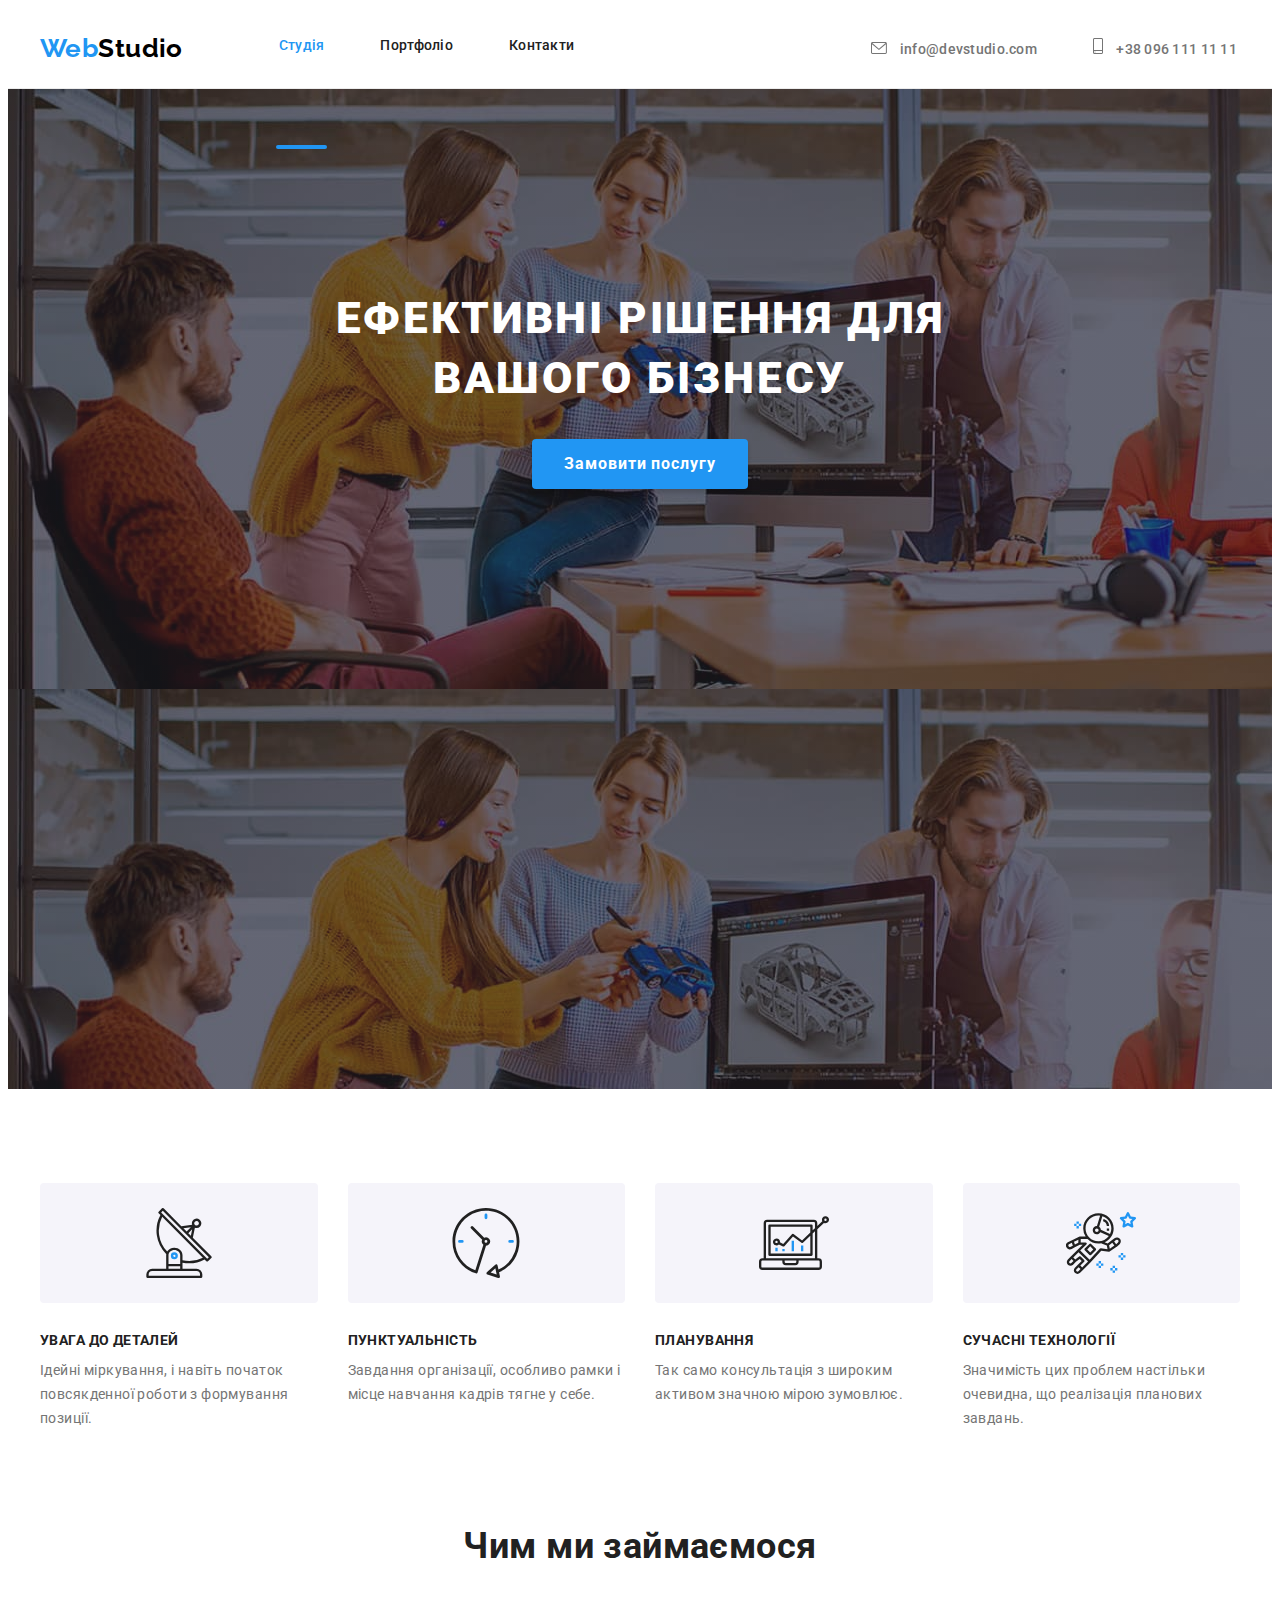
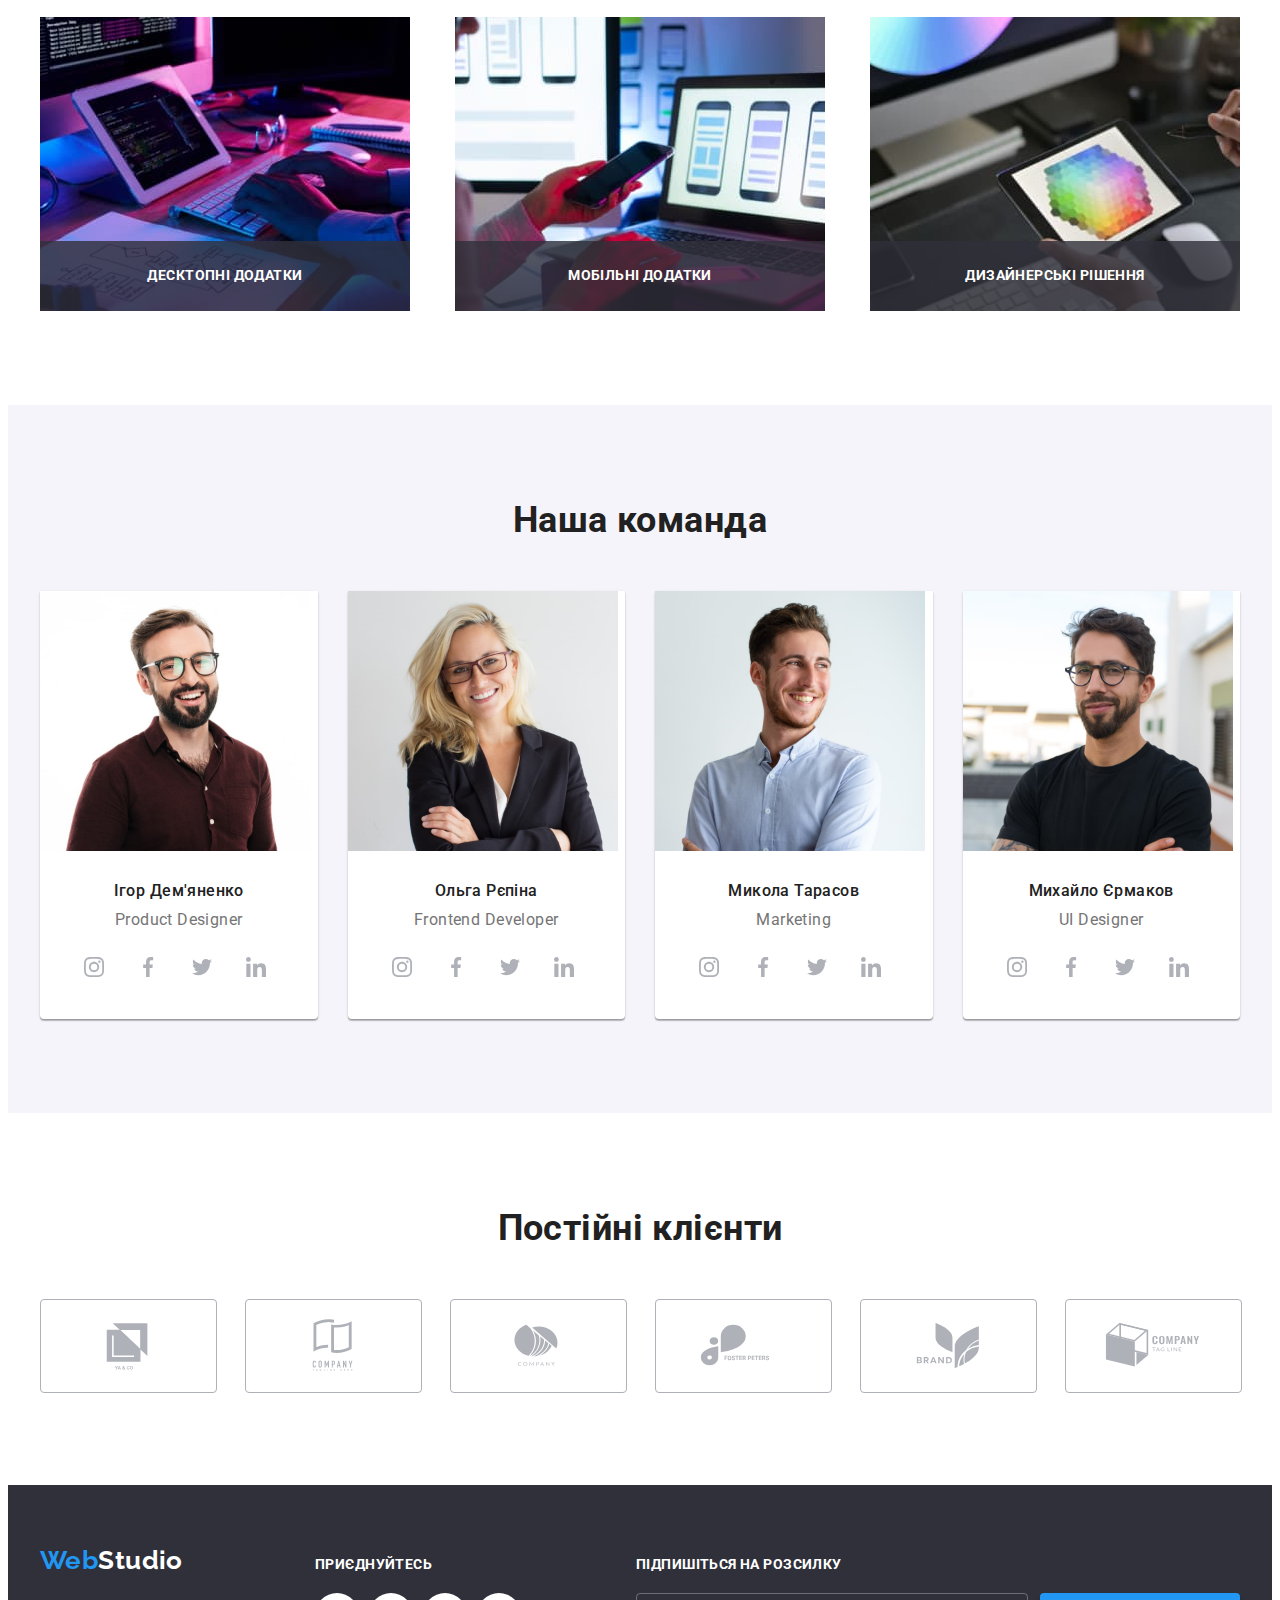
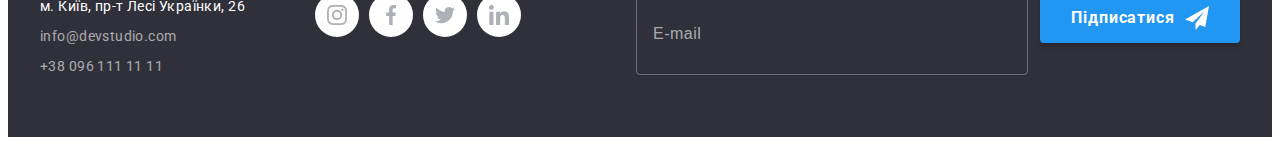
<file: index.html>
<!DOCTYPE html>
<html lang="uk">

<head>
  <meta charset="UTF-8" />
  <meta http-equiv="X-UA-Compatible" content="IE=edge" />
  <meta name="viewport" content="width=device-width, initial-scale=1.0" />
  <link rel="stylesheet" href="https://cdnjs.cloudflare.com/ajax/libs/modern-normalize/1.1.0/modern-normalize.min.css"
    integrity="sha512-wpPYUAdjBVSE4KJnH1VR1HeZfpl1ub8YT/NKx4PuQ5NmX2tKuGu6U/JRp5y+Y8XG2tV+wKQpNHVUX03MfMFn9Q=="
    crossorigin="anonymous" referrerpolicy="no-referrer" />
  <title>Студія</title>
  <link rel="preconnect" href="https://fonts.googleapis.com" />
  <link rel="preconnect" href="https://fonts.gstatic.com" crossorigin />
  <link href="https://fonts.googleapis.com/css2?family=Raleway:wght@700&family=Roboto:wght@400;500;700;900&display=swap"
    rel="stylesheet" />
  <link rel="stylesheet" href="./css/main.min.css">
</head>

<body>
  <!--header-->
  <header class="page-header">
    <div class="container page-header__wrapper">
      <nav class="page-header__nav">
        <a href="./index.html" class="page-header__logo logo">
          <span class="logo__accent">Web</span>Studio
        </a>
        <ul class="site-nav list">
          <li class="site-nav__item">
            <a href="./index.html" class="site-nav__link link current"> Студія </a>
          </li>
          <li class="site-nav__item">
            <a href="./portfolio.html" class="site-nav__link link"> Портфоліо </a>
          </li>
          <li class="site-nav__item">
            <a href="#" class="site-nav__link link"> Контакти </a>
          </li>
        </ul>
      </nav>
      <ul class="contacts-list list">
        <li class="contacts-list__item">
          <a href="mailto:info@devstudio.com" class="contacts-list__link link">
            <svg class="contacts-list__icon" width="16" height="12">
              <use href="./images/icons.svg#icon-envelope"></use>
            </svg>
            info@devstudio.com
          </a>
        </li>
        <li class="contacts-list__item">
          <a href="tel:+380961111111" class="contacts-list__link link">
            <svg class="contacts-list__icon" width="10" height="16">
              <use href="./images/icons.svg#icon-smartphone"></use>
            </svg>
            +38 096 111 11 11
          </a>
        </li>
      </ul>
    </div>
  </header>
  <!--main-->
  <main>
    <!--hero section-->
    <section class="hero">
      <h1 class="hero__title">Ефективні рішення для вашого бізнесу</h1>
      <button type="button" class="hero__btn button" data-modal-open>Замовити послугу</button>
    </section>
    <!--features section-->
    <section class="features section">
      <div class="container">
        <h2 class="section__title hidden">Особливості</h2>
        <ul class="features__list list">
          <li class="features__item">
            <div class="features__thumb">
              <svg class="features__icon" width="70" height="70">
                <use href="./images/icons.svg#icon-antenna"></use>
              </svg>
            </div>
            <h3 class="features__title">УВАГА ДО ДЕТАЛЕЙ</h3>
            <p class="features__subtitle">
              Ідейні міркування, і навіть початок повсякденної роботи з формування позиції.
            </p>
          </li>
          <li class="features__item">
            <div class="features__thumb">
              <svg class="features__icon" width="70" height="70">
                <use href="./images/icons.svg#icon-clock"></use>
              </svg>
            </div>
            <h3 class="features__title">ПУНКТУАЛЬНІСТЬ</h3>
            <p class="features__subtitle">
              Завдання організації, особливо рамки і місце навчання кадрів тягне у себе.
            </p>
          </li>
          <li class="features__item">
            <div class="features__thumb">
              <svg class="features__icon" width="70" height="70">
                <use href="./images/icons.svg#icon-diagram"></use>
              </svg>
            </div>
            <h3 class="features__title">ПЛАНУВАННЯ</h3>
            <p class="features__subtitle">
              Так само консультація з широким активом значною мірою зумовлює.
            </p>
          </li>
          <li class="features__item">
            <div class="features__thumb">
              <svg class="features__icon" width="70" height="70">
                <use href="./images/icons.svg#icon-astronaut"></use>
              </svg>
            </div>
            <h3 class="features__title">СУЧАСНІ ТЕХНОЛОГІЇ</h3>
            <p class="features__subtitle">
              Значимість цих проблем настільки очевидна, що реалізація планових завдань.
            </p>
          </li>
        </ul>
      </div>
    </section>
    <!--working section-->
    <section class="working section">
      <div class="container">
        <h2 class="section__title working__title">Чим ми займаємося</h2>
        <ul class="working__list list">
          <li class="working__item">
            <img class="working__img" src="./images/img-1.jpg" alt="робота за комп'ютером" width="370" height="294" />
            <h3 class="working__subtitle">Десктопні додатки</h3>
          </li>
          <li class="working__item">
            <img class="working__img" src="./images/img-2.jpg" alt="робота з телефоном та ноутбуком" width="370"
              height="294" />
            <h3 class="working__subtitle">Мобільні додатки</h3>
          </li>
          <li class="working__item">
            <img class="working__img" src="./images/img-3.jpg" alt="робота на планшеті" width="370" height="294" />
            <h3 class="working__subtitle">Дизайнерські рішення</h3>
          </li>
        </ul>
      </div>
    </section>
    <!--our team section-->
    <section class="our-team section">
      <div class="container">
        <h2 class="section__title our-team__title">Наша команда</h2>
        <ul class="our-team__list list">
          <li class="our-team__item">
            <img class="our-team__img" src="./images/teamcard-1.jpg" alt="Ігор Дем'яненко" width="270" height="260" />
            <div class="our-team__name">
              <h3 class="our-team__subtitle">Ігор Дем'яненко</h3>
              <p class="our-team__position">Product Designer</p>
              <ul class="social-network list">
                <li class="social-network__item">
                  <a class="social-network__link" href="#">
                    <svg class="social-network__icon" width="20" height="20">
                      <use href="./images/icons.svg#icon-instagram"></use>
                    </svg>
                  </a>
                </li>
                <li class="social-network__item">
                  <a class="social-network__link" href="#">
                    <svg class="social-network__icon" width="20" height="20">
                      <use href="./images/icons.svg#icon-facebook"></use>
                    </svg>
                  </a>
                </li>
                <li class="social-network__item">
                  <a class="social-network__link" href="#">
                    <svg class="social-network__icon" width="20" height="20">
                      <use href="./images/icons.svg#icon-twitter"></use>
                    </svg>
                  </a>
                </li>
                <li class="social-network__item">
                  <a class="social-network__link" href="#">
                    <svg class="social-network__icon" width="20" height="20">
                      <use href="./images/icons.svg#icon-linkedin"></use>
                    </svg>
                  </a>
                </li>
              </ul>
            </div>
          </li>
          <li class="our-team__item">
            <img class="our-team__img" src="./images/teamcard-2.jpg" alt="Ольга Рєпіна" width="270" height="260" />
            <div class="our-team__name">
              <h3 class="our-team__subtitle">Ольга Рєпіна</h3>
              <p class="our-team__position">Frontend Developer</p>
              <ul class="social-network list">
                <li class="social-network__item">
                  <a class="social-network__link" href="#">
                    <svg class="social-network__icon" width="20" height="20">
                      <use href="./images/icons.svg#icon-instagram"></use>
                    </svg>
                  </a>
                </li>
                <li class="social-network__item">
                  <a class="social-network__link" href="#">
                    <svg class="social-network__icon" width="20" height="20">
                      <use href="./images/icons.svg#icon-facebook"></use>
                    </svg>
                  </a>
                </li>
                <li class="social-network__item">
                  <a class="social-network__link" href="#">
                    <svg class="social-network__icon" width="20" height="20">
                      <use href="./images/icons.svg#icon-twitter"></use>
                    </svg>
                  </a>
                </li>
                <li class="social-network__item">
                  <a class="social-network__link" href="#">
                    <svg class="social-network__icon" width="20" height="20">
                      <use href="./images/icons.svg#icon-linkedin"></use>
                    </svg>
                  </a>
                </li>
              </ul>
            </div>
          </li>
          <li class="our-team__item">
            <img class="our-team__img" src="./images/teamcard-3.jpg" alt="Микола Тарасов" width="270" height="260" />
            <div class="our-team__name">
              <h3 class="our-team__subtitle">Микола Тарасов</h3>
              <p class="our-team__position">Marketing</p>
              <ul class="social-network list">
                <li class="social-network__item">
                  <a class="social-network__link" href="#">
                    <svg class="social-network__icon" width="20" height="20">
                      <use href="./images/icons.svg#icon-instagram"></use>
                    </svg>
                  </a>
                </li>
                <li class="social-network__item">
                  <a class="social-network__link" href="#">
                    <svg class="social-network__icon" width="20" height="20">
                      <use href="./images/icons.svg#icon-facebook"></use>
                    </svg>
                  </a>
                </li>
                <li class="social-network__item">
                  <a class="social-network__link" href="#">
                    <svg class="social-network__icon" width="20" height="20">
                      <use href="./images/icons.svg#icon-twitter"></use>
                    </svg>
                  </a>
                </li>
                <li class="social-network__item">
                  <a class="social-network__link" href="#">
                    <svg class="social-network__icon" width="20" height="20">
                      <use href="./images/icons.svg#icon-linkedin"></use>
                    </svg>
                  </a>
                </li>
              </ul>
            </div>
          </li>
          <li class="our-team__item">
            <img class="our-team__img" src="./images/teamcard-4.jpg" alt="Михайло Єрмаков" width="270" height="260" />
            <div class="our-team__name">
              <h3 class="our-team__subtitle">Михайло Єрмаков</h3>
              <p class="our-team__position">UI Designer</p>
              <ul class="social-network list">
                <li class="social-network__item">
                  <a class="social-network__link" href="#">
                    <svg class="social-network__icon" width="20" height="20">
                      <use href="./images/icons.svg#icon-instagram"></use>
                    </svg>
                  </a>
                </li>
                <li class="social-network__item">
                  <a class="social-network__link" href="#">
                    <svg class="social-network__icon" width="20" height="20">
                      <use href="./images/icons.svg#icon-facebook"></use>
                    </svg>
                  </a>
                </li>
                <li class="social-network__item">
                  <a class="social-network__link" href="#">
                    <svg class="social-network__icon" width="20" height="20">
                      <use href="./images/icons.svg#icon-twitter"></use>
                    </svg>
                  </a>
                </li>
                <li class="social-network__item">
                  <a class="social-network__link" href="#">
                    <svg class="social-network__icon" width="20" height="20">
                      <use href="./images/icons.svg#icon-linkedin"></use>
                    </svg>
                  </a>
                </li>
              </ul>
            </div>
          </li>
        </ul>
      </div>
    </section>
    <!-- our clients section -->
    <section class="clients section">
      <div class="container">
        <h2 class="section__title clients__title">Постійні клієнти</h2>
        <ul class="clients__list">
          <li class="clients__item">
            <a class="clients__link" href="#">
              <svg class="clients__icon" width="106" height="60">
                <use href="./images/icons.svg#icon-client01"></use>
              </svg>
            </a>
          </li>
          <li class="clients__item">
            <a class="clients__link" href="#">
              <svg class="clients__icon" width="106" height="60">
                <use href="./images/icons.svg#icon-client02"></use>
              </svg>
            </a>
          </li>
          <li class="clients__item">
            <a class="clients__link" href="#">
              <svg class="clients__icon" width="106" height="60">
                <use href="./images/icons.svg#icon-client03"></use>
              </svg>
            </a>
          </li>
          <li class="clients__item">
            <a class="clients__link" href="#">
              <svg class="clients__icon" width="106" height="60">
                <use href="./images/icons.svg#icon-client04"></use>
              </svg>
            </a>
          </li>
          <li class="clients__item">
            <a class="clients__link" href="#">
              <svg class="clients__icon" width="106" height="60">
                <use href="./images/icons.svg#icon-client05"></use>
              </svg>
            </a>
          </li>
          <li class="clients__item">
            <a class="clients__link" href="#">
              <svg class="clients__icon" width="106" height="60">
                <use href="./images/icons.svg#icon-client06"></use>
              </svg>
            </a>
          </li>
        </ul>
      </div>
    </section>
  </main>
  <!--footer-->
  <footer class="footer">
    <div class="container footer__wrap">
      <div class="footer__address-wrap">
        <a href="./index.html" class="footer__logo logo"><span class="logo__accent">Web</span>Studio
        </a>
        <address class="footer__address">м. Київ, пр-т Лесі Українки, 26</address>
        <ul class="footer__list list">
          <li class="footer__item">
            <a href="mailto:info@devstudio.com" class="footer__link link"> info@devstudio.com </a>
          </li>
          <li class="footer__item">
            <a href="tel:+380961111111" class="footer__link link"> +38 096 111 11 11 </a>
          </li>
        </ul>
      </div>
      <div class="footer__join-in">
        <p class="footer__join-in-title">приєднуйтесь</p>
        <ul class="social-network list">
          <li class="social-network__item">
            <a class="social-network__link" href="#">
              <svg class="social-network__icon" width="20" height="20">
                <use href="./images/icons.svg#icon-instagram"></use>
              </svg>
            </a>
          </li>
          <li class="social-network__item">
            <a class="social-network__link" href="#">
              <svg class="social-network__icon" width="20" height="20">
                <use href="./images/icons.svg#icon-facebook"></use>
              </svg>
            </a>
          </li>
          <li class="social-network__item">
            <a class="social-network__link" href="#">
              <svg class="social-network__icon" width="20" height="20">
                <use href="./images/icons.svg#icon-twitter"></use>
              </svg>
            </a>
          </li>
          <li class="social-network__item">
            <a class="social-network__link" href="#">
              <svg class="social-network__icon" width="20" height="20">
                <use href="./images/icons.svg#icon-linkedin"></use>
              </svg>
            </a>
          </li>
        </ul>
      </div>
      <div class="sign-up-block">
        <p class="sign-up-title">Підпишіться на розсилку</p>
        <form class="sign-up-form" action="#">
          <label class="sign-up-label">
            <input class="sign-up-input" type="text" name="sign-up-email" placeholder="E-mail" /></label>
          <button class="sign-up-btn button" type="submit">
            <span>Підписатися</span>
            <svg class="sign-up-icon" width="24" height="24">
              <use href="./images/icons.svg#icon-send"></use>
            </svg>
          </button>
        </form>
      </div>
    </div>
  </footer>
  <!-- backdrop -->
  <div class="backdrop is-hidden" data-modal>
    <div class="modal">
      <button class="modal-btn" data-modal-close>
        <svg class="icon" width="18" height="18">
          <use href="./images/icons.svg#icon-close"></use>
        </svg>
      </button>
      <p class="modal-title">Залиште свої дані, ми вам передзвонимо</p>
      <form action="#" class="modal-form">
        <label class="input-label" for="user-name">Ім'я</label>
        <div class="modal-input-wrap">
          <input class="modal-input" type="text" name="user-name" id="user-name" required />
          <svg class="modal-input-icon" width="18" height="18">
            <use href="./images/icons.svg#icon-person"></use>
          </svg>
        </div>
        <label class="input-label" for="user-tel">Телефон</label>
        <div class="modal-input-wrap">
          <input class="modal-input" type="tel" name="user-tel" id="user-tel" required />
          <svg class="modal-input-icon" width="18" height="18">
            <use href="./images/icons.svg#icon-phone"></use>
          </svg>
        </div>
        <label class="input-label" for="user-email">Пошта</label>
        <div class="modal-input-wrap">
          <input class="modal-input" type="email" name="user-email" id="user-email" required />
          <svg class="modal-input-icon" width="18" height="18">
            <use href="./images/icons.svg#icon-email"></use>
          </svg>
        </div>
        <label class="input-label" for="feedback">Коментар</label>
        <textarea class="modal-textarea" name="user-feedback" id="feedback" placeholder="Введіть текст"></textarea>
        <label class="checkbox-label">
          <input type="checkbox" class="form-checkbox hidden" name="form-checkbox" />
          <span class="checkbox-icon">
            <svg class="icon-check" width="32" height="32">
              <use href="./images/icons.svg#icon-check"></use>
            </svg>
          </span>
          <span class="checkbox-text">Погоджуюся з розсилкою та приймаю</span>
          <a class="checkbox-link" href="#">Умови договору</a>
        </label>
        <button class="modal-form-btn" type="submit">Відправити</button>
      </form>
    </div>
  </div>
  <!-- modal script -->
  <script src="./js/modal.js"></script>
</body>

</html>
</file>
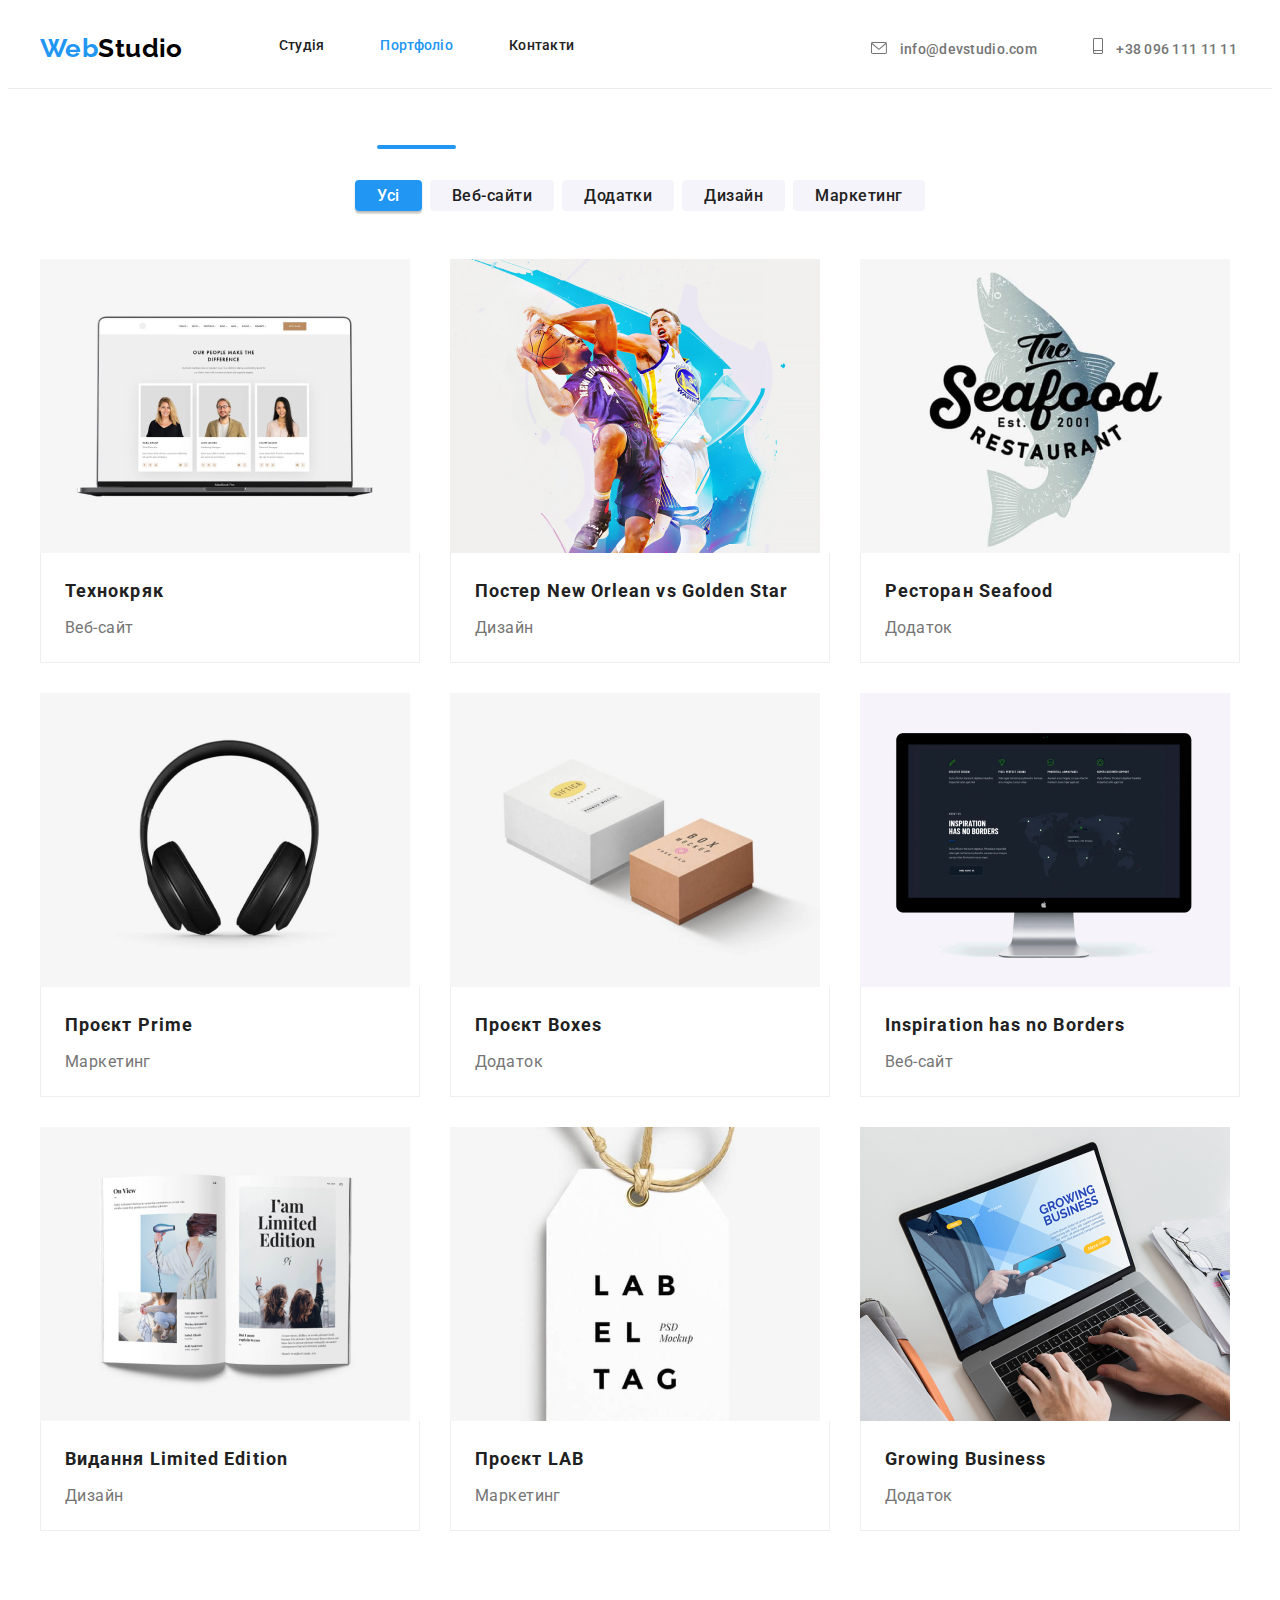
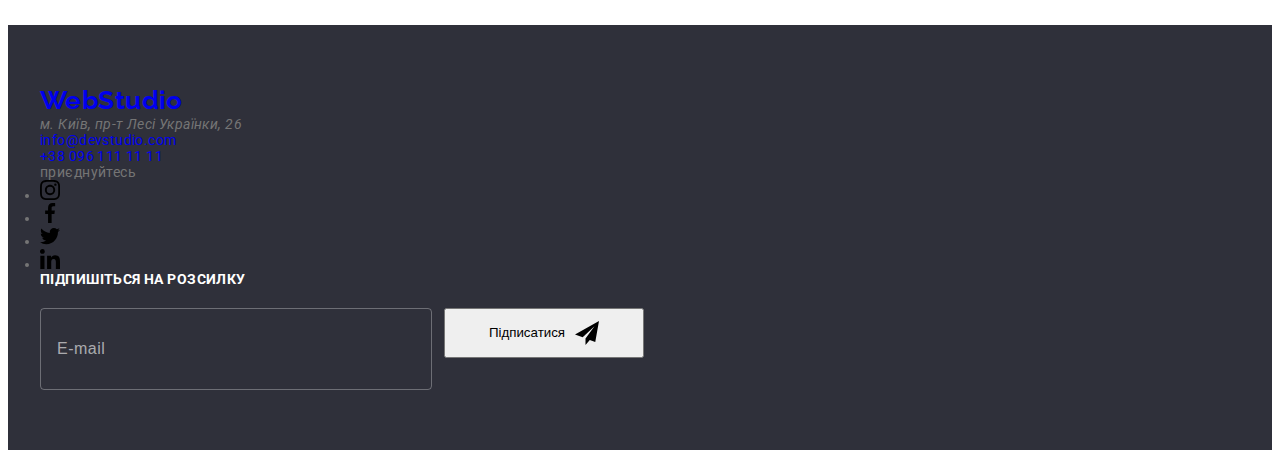
<file: portfolio.html>
<!DOCTYPE html>
<html lang="uk">

<head>
  <meta charset="UTF-8" />
  <meta http-equiv="X-UA-Compatible" content="IE=edge" />
  <meta name="viewport" content="width=device-width, initial-scale=1.0" />
  <link rel="stylesheet" href="https://cdnjs.cloudflare.com/ajax/libs/modern-normalize/1.1.0/modern-normalize.min.css"
    integrity="sha512-wpPYUAdjBVSE4KJnH1VR1HeZfpl1ub8YT/NKx4PuQ5NmX2tKuGu6U/JRp5y+Y8XG2tV+wKQpNHVUX03MfMFn9Q=="
    crossorigin="anonymous" referrerpolicy="no-referrer" />
  <title>Портфоліо</title>
  <link rel="preconnect" href="https://fonts.googleapis.com" />
  <link rel="preconnect" href="https://fonts.gstatic.com" crossorigin />
  <link href="https://fonts.googleapis.com/css2?family=Raleway:wght@700&family=Roboto:wght@400;500;700;900&display=swap"
    rel="stylesheet" />
  <link rel="stylesheet" href="./css/main.min.css">
</head>

<body>
  <!--header-->
  <header class="page-header">
    <div class="container page-header__wrapper">
      <nav class="page-header__nav">
        <a href="./index.html" class="page-header__logo logo">
          <span class="logo__accent">Web</span>Studio
        </a>
        <ul class="site-nav list">
          <li class="site-nav__item">
            <a href="./index.html" class="site-nav__link link"> Студія </a>
          </li>
          <li class="site-nav__item">
            <a href="./portfolio.html" class="site-nav__link link current"> Портфоліо </a>
          </li>
          <li class="site-nav__item">
            <a href="#" class="site-nav__link link"> Контакти </a>
          </li>
        </ul>
      </nav>
      <ul class="contacts-list list">
        <li class="contacts-list__item">
          <a href="mailto:info@devstudio.com" class="contacts-list__link link">
            <svg class="contacts-list__icon" width="16" height="12">
              <use href="./images/icons.svg#icon-envelope"></use>
            </svg>
            info@devstudio.com
          </a>
        </li>
        <li class="contacts-list__item">
          <a href="tel:+380961111111" class="contacts-list__link link">
            <svg class="contacts-list__icon" width="10" height="16">
              <use href="./images/icons.svg#icon-smartphone"></use>
            </svg>
            +38 096 111 11 11
          </a>
        </li>
      </ul>
    </div>
  </header>
  <!--main-->
  <main>
    <!-- portfolio section -->
    <section class="section portfolio">
      <div class="container">
        <h1 class="portfolio-title hidden">Портфоліо</h1>
        <form class="filter-form">
          <ul class="portfolio-filter list">
            <li class="radio-item">
              <input class="radio-btn hidden" type="radio" name="portfolio-filter" id="all" checked>
              <label class="radio-label" for="all">Усі</label>
            </li>
            <li class="radio-item">
              <input class="radio-btn hidden" type="radio" name="portfolio-filter" id="web">
              <label class="radio-label" for="web">Веб-сайти</label>
            </li>
            <li class="radio-item">
              <input class="radio-btn hidden" type="radio" name="portfolio-filter" id="app">
              <label class="radio-label" for="app">Додатки</label>
            </li>
            <li class="radio-item">
              <input class="radio-btn hidden" type="radio" name="portfolio-filter" id="design">
              <label class="radio-label" for="design">Дизайн</label>
            </li>
            <li class="radio-item">
              <input class="radio-btn hidden" type="radio" name="portfolio-filter" id="marketing">
              <label class="radio-label" for="marketing">Маркетинг</label>
            </li>
          </ul>
        </form>
        <ul class="portfolio-list list">
          <li class="item">
            <a href="#" class="link">
              <div class="img-thumb">
                <img class="img" src="./images/portfolio-1.jpg" alt="Монітор з інформаційними картками" width="370"
                  height="294" />
                <p class="text">
                  Ресурс пропонує комплексні пропозиції з різним рівнем функціоналу та сервісів.
                  Все це дозволить відвідувачу отримати вичерпні відомості про компанію чи
                  приватну особу.
                </p>
              </div>
              <div class="title-thumb">
                <h2 class="title">Технокряк</h2>
                <p class="subtitle">Веб-сайт</p>
              </div>
            </a>
          </li>
          <li class="item">
            <a href="#" class="link">
              <div class="img-thumb">
                <img class="img" src="./images/portfolio-2.jpg"
                  alt="Постер баскетбольних команд New Orlean vs Golden Star" width="370" height="294" />
                <p class="text">
                  Ресурс пропонує комплексні пропозиції з різним рівнем функціоналу та сервісів.
                  Все це дозволить відвідувачу отримати вичерпні відомості про компанію чи
                  приватну особу.
                </p>
              </div>
              <div class="title-thumb">
                <h2 class="title">Постер New Orlean vs Golden Star</h2>
                <p class="subtitle">Дизайн</p>
              </div>
            </a>
          </li>
          <li class="item">
            <a href="#" class="link">
              <div class="img-thumb">
                <img class="img" src="./images/portfolio-3.jpg" alt="Логотип ресторану Seafood" width="370"
                  height="294" />
                <p class="text">
                  Ресурс пропонує комплексні пропозиції з різним рівнем функціоналу та сервісів.
                  Все це дозволить відвідувачу отримати вичерпні відомості про компанію чи
                  приватну особу.
                </p>
              </div>
              <div class="title-thumb">
                <h2 class="title">Ресторан Seafood</h2>
                <p class="subtitle">Додаток</p>
              </div>
            </a>
          </li>
          <li class="item">
            <a href="#" class="link">
              <div class="img-thumb">
                <img class="img" src="./images/portfolio-4.jpg" alt="Навушники Prime" width="370" height="294" />
                <p class="text">
                  Ресурс пропонує комплексні пропозиції з різним рівнем функціоналу та сервісів.
                  Все це дозволить відвідувачу отримати вичерпні відомості про компанію чи
                  приватну особу.
                </p>
              </div>
              <div class="title-thumb">
                <h2 class="title">Проєкт Prime</h2>
                <p class="subtitle">Маркетинг</p>
              </div>
            </a>
          </li>
          <li class="item">
            <a href="#" class="link">
              <div class="img-thumb">
                <img class="img" src="./images/portfolio-5.jpg" alt="Проєкт Boxes" width="370" height="294" />
                <p class="text">
                  Ресурс пропонує комплексні пропозиції з різним рівнем функціоналу та сервісів.
                  Все це дозволить відвідувачу отримати вичерпні відомості про компанію чи
                  приватну особу.
                </p>
              </div>
              <div class="title-thumb">
                <h2 class="title">Проєкт Boxes</h2>
                <p class="subtitle">Додаток</p>
              </div>
            </a>
          </li>
          <li class="item">
            <a href="#" class="link">
              <div class="img-thumb">
                <img class="img" src="./images/portfolio-6.jpg" alt="Монітор із сторінкою веб-сайту" width="370"
                  height="294" />
                <p class="text">
                  Ресурс пропонує комплексні пропозиції з різним рівнем функціоналу та сервісів.
                  Все це дозволить відвідувачу отримати вичерпні відомості про компанію чи
                  приватну особу.
                </p>
              </div>
              <div class="title-thumb">
                <h2 class="title">Inspiration has no Borders</h2>
                <p class="subtitle">Веб-сайт</p>
              </div>
            </a>
          </li>
          <li class="item">
            <a href="#" class="link">
              <div class="img-thumb">
                <img class="img" src="./images/portfolio-7.jpg" alt="Видання Limited Edition" width="370"
                  height="294" />
                <p class="text">
                  Ресурс пропонує комплексні пропозиції з різним рівнем функціоналу та сервісів.
                  Все це дозволить відвідувачу отримати вичерпні відомості про компанію чи
                  приватну особу.
                </p>
              </div>
              <div class="title-thumb">
                <h2 class="title">Видання Limited Edition</h2>
                <p class="subtitle">Дизайн</p>
              </div>
            </a>
          </li>
          <li class="item">
            <a href="#" class="link">
              <div class="img-thumb">
                <img class="img" src="./images/portfolio-8.jpg" alt="Проєкт LAB" width="370" height="294" />
                <p class="text">
                  Ресурс пропонує комплексні пропозиції з різним рівнем функціоналу та сервісів.
                  Все це дозволить відвідувачу отримати вичерпні відомості про компанію чи
                  приватну особу.
                </p>
              </div>
              <div class="title-thumb">
                <h2 class="title">Проєкт LAB</h2>
                <p class="subtitle">Маркетинг</p>
              </div>
            </a>
          </li>
          <li class="item">
            <a href="#" class="link">
              <div class="img-thumb">
                <img class="img" src="./images/portfolio-9.jpg" alt="Монітор із додатком Growing Business" width="370"
                  height="294" />
                <p class="text">
                  Ресурс пропонує комплексні пропозиції з різним рівнем функціоналу та сервісів.
                  Все це дозволить відвідувачу отримати вичерпні відомості про компанію чи
                  приватну особу.
                </p>
              </div>
              <div class="title-thumb">
                <h2 class="title">Growing Business</h2>
                <p class="subtitle">Додаток</p>
              </div>
            </a>
          </li>
        </ul>
      </div>
    </section>
  </main>
  <!--footer-->
  <footer class="footer">
    <div class="container footer-wrap">
      <div class="address-info">
        <a href="./index.html" class="logo logo-secondary"><span class="accent">Web</span>Studio
        </a>
        <address class="address">м. Київ, пр-т Лесі Українки, 26</address>
        <ul class="footer-list list">
          <li class="item">
            <a href="mailto:info@devstudio.com" class="link"> info@devstudio.com </a>
          </li>
          <li class="item">
            <a href="tel:+380961111111" class="link"> +38 096 111 11 11 </a>
          </li>
        </ul>
      </div>
      <div class="join-in-block">
        <p class="join-in-title">приєднуйтесь</p>
        <ul class="icons-list">
          <li class="item">
            <a class="link" href="#">
              <svg class="icon" width="20" height="20">
                <use href="./images/icons.svg#icon-instagram"></use>
              </svg>
            </a>
          </li>
          <li class="item">
            <a class="link" href="#">
              <svg class="icon" width="20" height="20">
                <use href="./images/icons.svg#icon-facebook"></use>
              </svg>
            </a>
          </li>
          <li class="item">
            <a class="link" href="#">
              <svg class="icon" width="20" height="20">
                <use href="./images/icons.svg#icon-twitter"></use>
              </svg>
            </a>
          </li>
          <li class="item">
            <a class="link" href="#">
              <svg class="icon" width="20" height="20">
                <use href="./images/icons.svg#icon-linkedin"></use>
              </svg>
            </a>
          </li>
        </ul>
      </div>
      <div class="sign-up-block">
        <p class="sign-up-title">Підпишіться на розсилку</p>
        <form class="sign-up-form" action="#">
          <label class="sign-up-label">
            <input class="sign-up-input" type="text" name="sign-up-email" placeholder="E-mail" /></label>
          <button class="sign-up-btn" type="submit">
            <span>Підписатися</span>
            <svg class="sign-up-icon" width="24" height="24">
              <use href="./images/icons.svg#icon-send"></use>
            </svg>
          </button>
        </form>
      </div>
    </div>
  </footer>
</body>

</html>
</file>
<file: css/main.min.css>
:root{--primary-text-color: #757575;--secondary-text-color: #212121;--logo-text-color: #000000;--accent-text-color: #2196f3;--white-color: #ffffff;--primary-background-color: #2f303a;--secondary-background-color: #f5f4fa;--address-link-color: rgba(255, 255, 255, 0.6);--border-line-color: #ececec;--border-item-color: #eeeeee;--bg-color: #c4c4c4;--icon-color: #afb1b8}body{font-family:"Roboto",sans-serif;font-size:14px;letter-spacing:.03em;color:var(--primary-text-color);background-color:var(--white-color)}h1,h2,h3,h4,h5,h6,p,ul{margin:0;padding:0}.link{text-decoration:none}.list{list-style:none}.container{width:1200px;padding:0 15px;margin:0 auto}.section{padding:94px 0}.section__title{color:var(--secondary-text-color);font-size:36px;line-height:1.17;text-align:center}.hidden{position:absolute;width:1px;height:1px;margin:-1px;border:0;padding:0;clip:rect(0 0 0 0);overflow:hidden}.logo{font-family:"Raleway",sans-serif;font-weight:700;font-size:26px;line-height:1.19;text-decoration:none}.logo__accent{color:var(--accent-text-color)}.page-header{border-bottom:1px solid var(--border-line-color)}.page-header__wrapper{display:-webkit-box;display:-ms-flexbox;display:flex;-webkit-box-pack:justify;-ms-flex-pack:justify;justify-content:space-between}.page-header__nav{display:-webkit-box;display:-ms-flexbox;display:flex}.page-header__logo{margin-right:93px;color:var(--logo-text-color);-ms-flex-item-align:center;align-self:center}.site-nav{display:-webkit-box;display:-ms-flexbox;display:flex}.site-nav__item:not(:last-child){margin-right:50px}.site-nav__link{display:block;padding:30px 3px;height:100%;font-weight:500;line-height:1.14;letter-spacing:.02em;color:var(--secondary-text-color);-webkit-transition:color 250ms cubic-bezier(0.4, 0, 0.2, 1);transition:color 250ms cubic-bezier(0.4, 0, 0.2, 1)}.site-nav__link:hover,.site-nav__link:focus{color:var(--accent-text-color)}.current{position:relative;color:var(--accent-text-color)}.current::after{content:"";position:absolute;left:0;bottom:-1px;width:100%;height:4px;border-radius:2px;background-color:var(--accent-text-color)}.contacts-list{display:-webkit-box;display:-ms-flexbox;display:flex;-webkit-box-align:baseline;-ms-flex-align:baseline;align-items:baseline}.contacts-list__item:not(:first-child){margin-left:50px}.contacts-list__link{display:block;padding:30px 3px;height:100%;font-weight:500;line-height:1.14;letter-spacing:.02em;color:var(--primary-text-color)}.contacts-list__link:hover,.contacts-list__link:focus{color:var(--accent-text-color)}.contacts-list__icon{margin-right:10px;fill:currentColor}.hero{padding:200px 0;max-width:1600px;height:600px;margin-left:auto;margin-right:auto;background-color:var(--bg-color);background-image:-webkit-gradient(linear, left top, right top, from(rgba(47, 48, 58, 0.4)), to(rgba(47, 48, 58, 0.4))),url(../images/hero.jpg);background-image:linear-gradient(to right, rgba(47, 48, 58, 0.4), rgba(47, 48, 58, 0.4)),url(../images/hero.jpg)}.hero__title{max-width:696px;margin-bottom:30px;margin-left:auto;margin-right:auto;font-weight:900;font-size:44px;line-height:1.36;text-align:center;letter-spacing:.06em;text-transform:uppercase;color:var(--white-color)}.hero__btn{display:block;margin:0 auto;padding:10px 32px}.button{-webkit-box-shadow:0px 4px 4px rgba(0,0,0,.15);box-shadow:0px 4px 4px rgba(0,0,0,.15);border-radius:4px;border:none;cursor:pointer;font-family:"Roboto",sans-serif;font-weight:700;font-size:16px;line-height:1.88;letter-spacing:.06em;color:var(--white-color);background:var(--accent-text-color)}.section{padding:94px 0}.section__title{color:var(--secondary-text-color);font-size:36px;line-height:1.17;text-align:center}.features__list{display:-webkit-box;display:-ms-flexbox;display:flex;gap:30px}.features__thumb{height:120px;margin-bottom:30px;border-radius:4px;display:-webkit-box;display:-ms-flexbox;display:flex;-webkit-box-pack:center;-ms-flex-pack:center;justify-content:center;-webkit-box-align:center;-ms-flex-align:center;align-items:center;background:var(--secondary-background-color)}.features__item{width:calc((100% - 90px)/4)}.features__title{margin-bottom:10px;font-weight:700;font-size:14px;line-height:1.14;text-transform:uppercase;color:var(--secondary-text-color)}.features__subtitle{line-height:1.71}.working{padding-top:0}.working__title{margin-bottom:50px}.working__list{display:-webkit-box;display:-ms-flexbox;display:flex;-webkit-box-pack:justify;-ms-flex-pack:justify;justify-content:space-between}.working__img{display:block}.working__item{position:relative}.working__subtitle{position:absolute;left:0;bottom:0;width:100%;padding-top:27px;padding-bottom:27px;background:rgba(47,48,58,.8);font-size:14px;line-height:1.14;text-align:center;letter-spacing:.03em;text-transform:uppercase;color:var(--white-color)}.our-team{background-color:var(--secondary-background-color)}.our-team__title{margin-bottom:50px}.our-team__list{display:-webkit-box;display:-ms-flexbox;display:flex;gap:30px}.our-team__item{width:calc((100% - 90px)/4);border-radius:0px 0px 4px 4px;background:var(--white-color);-webkit-box-shadow:0px 1px 3px rgba(0,0,0,.12),0px 1px 1px rgba(0,0,0,.14),0px 2px 1px rgba(0,0,0,.2);box-shadow:0px 1px 3px rgba(0,0,0,.12),0px 1px 1px rgba(0,0,0,.14),0px 2px 1px rgba(0,0,0,.2)}.our-team__img{display:block}.our-team__name{padding:30px 32px}.our-team__subtitle{margin-bottom:10px;font-weight:500;font-size:16px;line-height:1.19;text-align:center;color:var(--secondary-text-color)}.our-team__position{margin-bottom:16px;font-size:16px;line-height:1.19;text-align:center}.social-network{display:-webkit-box;display:-ms-flexbox;display:flex;gap:10px}.social-network__item{width:44px;height:44px;border-radius:50%;overflow:hidden}.social-network__link{-webkit-transition:background-color 250ms cubic-bezier(0.4, 0, 0.2, 1),color 250ms cubic-bezier(0.4, 0, 0.2, 1);transition:background-color 250ms cubic-bezier(0.4, 0, 0.2, 1),color 250ms cubic-bezier(0.4, 0, 0.2, 1);display:-webkit-box;display:-ms-flexbox;display:flex;-webkit-box-pack:center;-ms-flex-pack:center;justify-content:center;-webkit-box-align:center;-ms-flex-align:center;align-items:center;width:100%;height:100%;color:var(--icon-color);background-color:var(--white-color)}.social-network__link:hover,.social-network__link:focus{color:var(--white-color);background-color:var(--accent-text-color)}.social-network__footer-link{color:var(--white-color);background:rgba(255,255,255,.1)}.social-network__footer-link:hover,.social-network__footer-link:focus{color:var(--white-color);background-color:var(--accent-text-color)}.social-network__icon{fill:currentColor}.clients__title{margin-bottom:50px}.clients__list{display:-webkit-box;display:-ms-flexbox;display:flex;gap:30px;list-style:none}.clients__item{width:calc((100% - 150px)/6);height:92px}.clients__link{display:-webkit-box;display:-ms-flexbox;display:flex;-webkit-box-pack:center;-ms-flex-pack:center;justify-content:center;-webkit-box-align:center;-ms-flex-align:center;align-items:center;height:100%;width:100%;border:1px solid var(--icon-color);border-radius:4px;color:var(--icon-color);-webkit-transition:color 250ms cubic-bezier(0.4, 0, 0.2, 1),border 250ms cubic-bezier(0.4, 0, 0.2, 1);transition:color 250ms cubic-bezier(0.4, 0, 0.2, 1),border 250ms cubic-bezier(0.4, 0, 0.2, 1)}.clients__link:hover,.clients__link:focus{border:1px solid var(--accent-text-color);color:var(--accent-text-color)}.clients__icon{fill:currentColor}.footer{padding:60px 0;background-color:var(--primary-background-color)}.footer__wrap{display:-webkit-box;display:-ms-flexbox;display:flex;-webkit-box-pack:start;-ms-flex-pack:start;justify-content:start;-webkit-box-align:baseline;-ms-flex-align:baseline;align-items:baseline}.footer__logo{display:inline-block;margin-bottom:20px;color:var(--white-color)}.footer__address-wrap{margin-right:70px}.footer__address{margin-bottom:9px;font-style:normal;line-height:1.5;color:var(--white-color)}.footer__item:not(:last-child){margin-bottom:9px}.footer__link{line-height:1.5;color:var(--address-link-color);-webkit-transition:color 250ms cubic-bezier(0.4, 0, 0.2, 1);transition:color 250ms cubic-bezier(0.4, 0, 0.2, 1)}.footer__link:hover,.footer__link:focus{color:var(--accent-text-color)}.footer__join-in{padding-top:12px;margin-right:auto}.footer__join-in-title{margin-bottom:20px;font-weight:700;line-height:1.14;text-transform:uppercase;color:var(--white-color)}.sign-up-title{margin-bottom:20px;font-weight:700;line-height:1.14;letter-spacing:.03em;text-transform:uppercase;color:var(--white-color)}.sign-up-form{display:-webkit-box;display:-ms-flexbox;display:flex;gap:12px}.sign-up-input{-webkit-transition:border 250ms cubic-bezier(0.4, 0, 0.2, 1);transition:border 250ms cubic-bezier(0.4, 0, 0.2, 1);width:358px;height:50px;padding:15px 16px;border:1px solid rgba(255,255,255,.3);border-radius:4px;outline:rgba(0,0,0,0);font-size:16px;line-height:1.25;letter-spacing:.03em;color:rgba(255,255,255,.6);background-color:rgba(0,0,0,0)}.sign-up-input:hover,.sign-up-input:focus{border:1px solid var(--accent-text-color)}.sign-up-input::-webkit-input-placeholder{font-size:16px;line-height:1.25;letter-spacing:.03em;color:rgba(255,255,255,.6)}.sign-up-input::-moz-placeholder{font-size:16px;line-height:1.25;letter-spacing:.03em;color:rgba(255,255,255,.6)}.sign-up-input:-ms-input-placeholder{font-size:16px;line-height:1.25;letter-spacing:.03em;color:rgba(255,255,255,.6)}.sign-up-input::-ms-input-placeholder{font-size:16px;line-height:1.25;letter-spacing:.03em;color:rgba(255,255,255,.6)}.sign-up-input::placeholder{font-size:16px;line-height:1.25;letter-spacing:.03em;color:rgba(255,255,255,.6)}.sign-up-btn{width:200px;height:50px;display:-webkit-box;display:-ms-flexbox;display:flex;-webkit-box-pack:center;-ms-flex-pack:center;justify-content:center;-webkit-box-align:center;-ms-flex-align:center;align-items:center}.sign-up-btn span{margin-right:10px}.sign-up-icon{fill:currentColor}.radio-label{border:none;border-radius:4px;padding:6px 22px;-webkit-box-shadow:none;box-shadow:none;cursor:pointer;font-family:"Roboto",sans-serif;font-weight:500;font-size:16px;line-height:1.625;letter-spacing:.03em;text-align:center;color:var(--secondary-text-color);background-color:var(--secondary-background-color);-webkit-transition:background-color 250ms cubic-bezier(0.4, 0, 0.2, 1),color 250ms cubic-bezier(0.4, 0, 0.2, 1),-webkit-box-shadow 250ms cubic-bezier(0.4, 0, 0.2, 1);transition:background-color 250ms cubic-bezier(0.4, 0, 0.2, 1),color 250ms cubic-bezier(0.4, 0, 0.2, 1),-webkit-box-shadow 250ms cubic-bezier(0.4, 0, 0.2, 1);transition:background-color 250ms cubic-bezier(0.4, 0, 0.2, 1),color 250ms cubic-bezier(0.4, 0, 0.2, 1),box-shadow 250ms cubic-bezier(0.4, 0, 0.2, 1);transition:background-color 250ms cubic-bezier(0.4, 0, 0.2, 1),color 250ms cubic-bezier(0.4, 0, 0.2, 1),box-shadow 250ms cubic-bezier(0.4, 0, 0.2, 1),-webkit-box-shadow 250ms cubic-bezier(0.4, 0, 0.2, 1)}.portfolio-filter{display:-webkit-box;display:-ms-flexbox;display:flex;-webkit-box-pack:center;-ms-flex-pack:center;justify-content:center;margin-bottom:50px}.radio-btn:focus+.radio-label,.radio-btn:checked+.radio-label{-webkit-box-shadow:0px 3px 1px rgba(0,0,0,.1),0px 1px 2px rgba(0,0,0,.08),0px 2px 2px rgba(0,0,0,.12);box-shadow:0px 3px 1px rgba(0,0,0,.1),0px 1px 2px rgba(0,0,0,.08),0px 2px 2px rgba(0,0,0,.12);color:var(--white-color);background-color:var(--accent-text-color)}.portfolio-filter .radio-item:not(:last-child){margin-right:8px}.portfolio-list{display:-webkit-box;display:-ms-flexbox;display:flex;-ms-flex-wrap:wrap;flex-wrap:wrap;gap:30px}.portfolio-list .item{-webkit-transition:-webkit-box-shadow 250ms cubic-bezier(0.4, 0, 0.2, 1);transition:-webkit-box-shadow 250ms cubic-bezier(0.4, 0, 0.2, 1);transition:box-shadow 250ms cubic-bezier(0.4, 0, 0.2, 1);transition:box-shadow 250ms cubic-bezier(0.4, 0, 0.2, 1), -webkit-box-shadow 250ms cubic-bezier(0.4, 0, 0.2, 1);-webkit-box-shadow:none;box-shadow:none;width:calc((100% - 60px)/3)}.portfolio-list .item:hover,.portfolio-list .item:focus{-webkit-box-shadow:0px 1px 1px rgba(0,0,0,.12),0px 4px 4px rgba(0,0,0,.06),1px 4px 6px rgba(0,0,0,.16);box-shadow:0px 1px 1px rgba(0,0,0,.12),0px 4px 4px rgba(0,0,0,.06),1px 4px 6px rgba(0,0,0,.16)}.portfolio-list .img{display:block}.portfolio-list .img-thumb{position:relative;overflow:hidden}.portfolio-list .text{position:absolute;top:50%;left:50%;display:-webkit-box;display:-ms-flexbox;display:flex;z-index:100;opacity:0;overflow:auto;width:100%;height:100%;padding:63px 24px;font-size:18px;line-height:1.56;letter-spacing:.03em;color:var(--white-color);background:rgba(33,150,243,.9);-webkit-transform:translate(-50%, 50%);transform:translate(-50%, 50%);-webkit-transition:opacity 250ms cubic-bezier(0.4, 0, 0.2, 1),-webkit-transform 250ms cubic-bezier(0.4, 0, 0.2, 1);transition:opacity 250ms cubic-bezier(0.4, 0, 0.2, 1),-webkit-transform 250ms cubic-bezier(0.4, 0, 0.2, 1);transition:opacity 250ms cubic-bezier(0.4, 0, 0.2, 1),transform 250ms cubic-bezier(0.4, 0, 0.2, 1);transition:opacity 250ms cubic-bezier(0.4, 0, 0.2, 1),transform 250ms cubic-bezier(0.4, 0, 0.2, 1),-webkit-transform 250ms cubic-bezier(0.4, 0, 0.2, 1)}.portfolio-list .item:hover .text,.portfolio-list .item:focus .text{opacity:1;-webkit-transform:translate(-50%, -50%);transform:translate(-50%, -50%)}.portfolio-list .title-thumb{padding:20px 24px 19px 24px;border-left:1px solid var(--border-item-color);border-right:1px solid var(--border-item-color);border-bottom:1px solid var(--border-item-color)}.portfolio-list .title{margin-bottom:4px;font-size:18px;line-height:2;letter-spacing:.06em;color:var(--secondary-text-color)}.portfolio-list .subtitle{font-size:16px;line-height:1.875;color:var(--primary-text-color)}.backdrop{position:fixed;top:0;left:0;width:100%;height:100%;background:rgba(0,0,0,.2);opacity:1;-webkit-transition:opacity 250ms cubic-bezier(0.4, 0, 0.2, 1),visibility 250ms cubic-bezier(0.4, 0, 0.2, 1);transition:opacity 250ms cubic-bezier(0.4, 0, 0.2, 1),visibility 250ms cubic-bezier(0.4, 0, 0.2, 1)}.backdrop.is-hidden{opacity:0;visibility:hidden;pointer-events:none}.backdrop.is-hidden .modal{-webkit-transform:translate(-50%, -50%) scale(0.5);transform:translate(-50%, -50%) scale(0.5)}.backdrop .modal{padding:40px;position:absolute;top:50%;left:50%;min-height:581px;min-width:528px;-webkit-box-shadow:0px 1px 3px rgba(0,0,0,.12),0px 1px 1px rgba(0,0,0,.14),0px 2px 1px rgba(0,0,0,.2);box-shadow:0px 1px 3px rgba(0,0,0,.12),0px 1px 1px rgba(0,0,0,.14),0px 2px 1px rgba(0,0,0,.2);border-radius:4px;background-color:var(--white-color);-webkit-transform:translate(-50%, -50%) scale(1);transform:translate(-50%, -50%) scale(1);-webkit-transition:-webkit-transform 250ms cubic-bezier(0.4, 0, 0.2, 1);transition:-webkit-transform 250ms cubic-bezier(0.4, 0, 0.2, 1);transition:transform 250ms cubic-bezier(0.4, 0, 0.2, 1);transition:transform 250ms cubic-bezier(0.4, 0, 0.2, 1), -webkit-transform 250ms cubic-bezier(0.4, 0, 0.2, 1)}.modal-btn{-webkit-transition:color 250ms cubic-bezier(0.4, 0, 0.2, 1);transition:color 250ms cubic-bezier(0.4, 0, 0.2, 1);width:32px;height:32px;border:1px solid rgba(0,0,0,.1);border-radius:50%;display:-webkit-box;display:-ms-flexbox;display:flex;-webkit-box-pack:center;-ms-flex-pack:center;justify-content:center;-webkit-box-align:center;-ms-flex-align:center;align-items:center;position:absolute;top:8px;right:8px;background-color:rgba(0,0,0,0);cursor:pointer;color:var(--logo-text-color)}.modal-btn:hover,.modal-btn :focus{color:var(--accent-text-color)}.modal-btn .icon{fill:currentColor}.modal-title{margin-bottom:12px;font-weight:700;font-size:20px;line-height:1.15;text-align:center;letter-spacing:.03em;color:var(--secondary-text-color)}.input-label{display:block;margin-bottom:4px;font-size:12px;line-height:1.17;letter-spacing:.01em;color:var(--primary-text-color)}.modal-input-wrap{position:relative;margin-bottom:10px}.modal-input{-webkit-transition:border 250ms cubic-bezier(0.4, 0, 0.2, 1);transition:border 250ms cubic-bezier(0.4, 0, 0.2, 1);width:100%;padding:11px 11px 11px 42px;border:1px solid rgba(33,33,33,.2);border-radius:4px;outline:rgba(0,0,0,0);color:var(--secondary-text-color);background-color:rgba(0,0,0,0)}.modal-input-icon{-webkit-transition:fill 250ms cubic-bezier(0.4, 0, 0.2, 1);transition:fill 250ms cubic-bezier(0.4, 0, 0.2, 1);position:absolute;left:12px;bottom:12px;fill:var(--secondary-text-color)}.modal-input:hover,.modal-input:focus{border:1px solid var(--accent-text-color)}.modal-input:hover+.modal-input-icon,.modal-input:focus+.modal-input-icon{fill:var(--accent-text-color)}.modal-textarea{-webkit-transition:border 250ms cubic-bezier(0.4, 0, 0.2, 1);transition:border 250ms cubic-bezier(0.4, 0, 0.2, 1);margin-bottom:20px;padding:12px 16px;width:100%;height:120px;border:1px solid rgba(33,33,33,.2);border-radius:4px;resize:none;outline:rgba(0,0,0,0);color:var(--secondary-text-color);background-color:rgba(0,0,0,0)}.modal-textarea:hover,.modal-textarea:focus{border:1px solid var(--accent-text-color)}.modal-textarea::-webkit-input-placeholder{font-size:12px;line-height:1.17;letter-spacing:.01em;color:rgba(117,117,117,.5)}.modal-textarea::-moz-placeholder{font-size:12px;line-height:1.17;letter-spacing:.01em;color:rgba(117,117,117,.5)}.modal-textarea:-ms-input-placeholder{font-size:12px;line-height:1.17;letter-spacing:.01em;color:rgba(117,117,117,.5)}.modal-textarea::-ms-input-placeholder{font-size:12px;line-height:1.17;letter-spacing:.01em;color:rgba(117,117,117,.5)}.modal-textarea::placeholder{font-size:12px;line-height:1.17;letter-spacing:.01em;color:rgba(117,117,117,.5)}.modal-form-btn{margin-left:auto;margin-right:auto;-webkit-box-shadow:0px 4px 4px rgba(0,0,0,.15);box-shadow:0px 4px 4px rgba(0,0,0,.15);border:none;border-radius:4px;width:200px;height:50px;font-weight:700;font-size:16px;line-height:1.875;display:-webkit-box;display:-ms-flexbox;display:flex;-webkit-box-align:center;-ms-flex-align:center;align-items:center;-webkit-box-pack:center;-ms-flex-pack:center;justify-content:center;cursor:pointer;text-align:center;letter-spacing:.06em;color:var(--white-color);background-color:var(--accent-text-color)}.checkbox-label{display:-webkit-box;display:-ms-flexbox;display:flex;-webkit-box-align:center;-ms-flex-align:center;align-items:center;gap:7px;margin-bottom:30px;padding-left:12px;color:var(--white-color)}.checkbox-icon{-webkit-transition:border 250ms cubic-bezier(0.4, 0, 0.2, 1),background-color 250ms cubic-bezier(0.4, 0, 0.2, 1),color 250ms cubic-bezier(0.4, 0, 0.2, 1);transition:border 250ms cubic-bezier(0.4, 0, 0.2, 1),background-color 250ms cubic-bezier(0.4, 0, 0.2, 1),color 250ms cubic-bezier(0.4, 0, 0.2, 1);display:-webkit-box;display:-ms-flexbox;display:flex;-webkit-box-pack:center;-ms-flex-pack:center;justify-content:center;-webkit-box-align:center;-ms-flex-align:center;align-items:center;width:16px;height:15px;border:2px solid var(--secondary-text-color);border-radius:2px;background-color:rgba(0,0,0,0);background-origin:border-box;color:rgba(0,0,0,0)}.icon-check{fill:currentColor}.form-checkbox:focus+.checkbox-icon{border:2px solid var(--accent-text-color)}.form-checkbox:checked+.checkbox-icon{border-color:rgba(0,0,0,0);background-color:var(--accent-text-color);color:var(--white-color)}.checkbox-text{line-height:1.71;letter-spacing:.03em;color:var(--primary-text-color)}.checkbox-link{line-height:1.71;letter-spacing:.03em;-webkit-text-decoration-line:underline;text-decoration-line:underline;color:var(--accent-text-color)}/*# sourceMappingURL=main.min.css.map */
</file>
